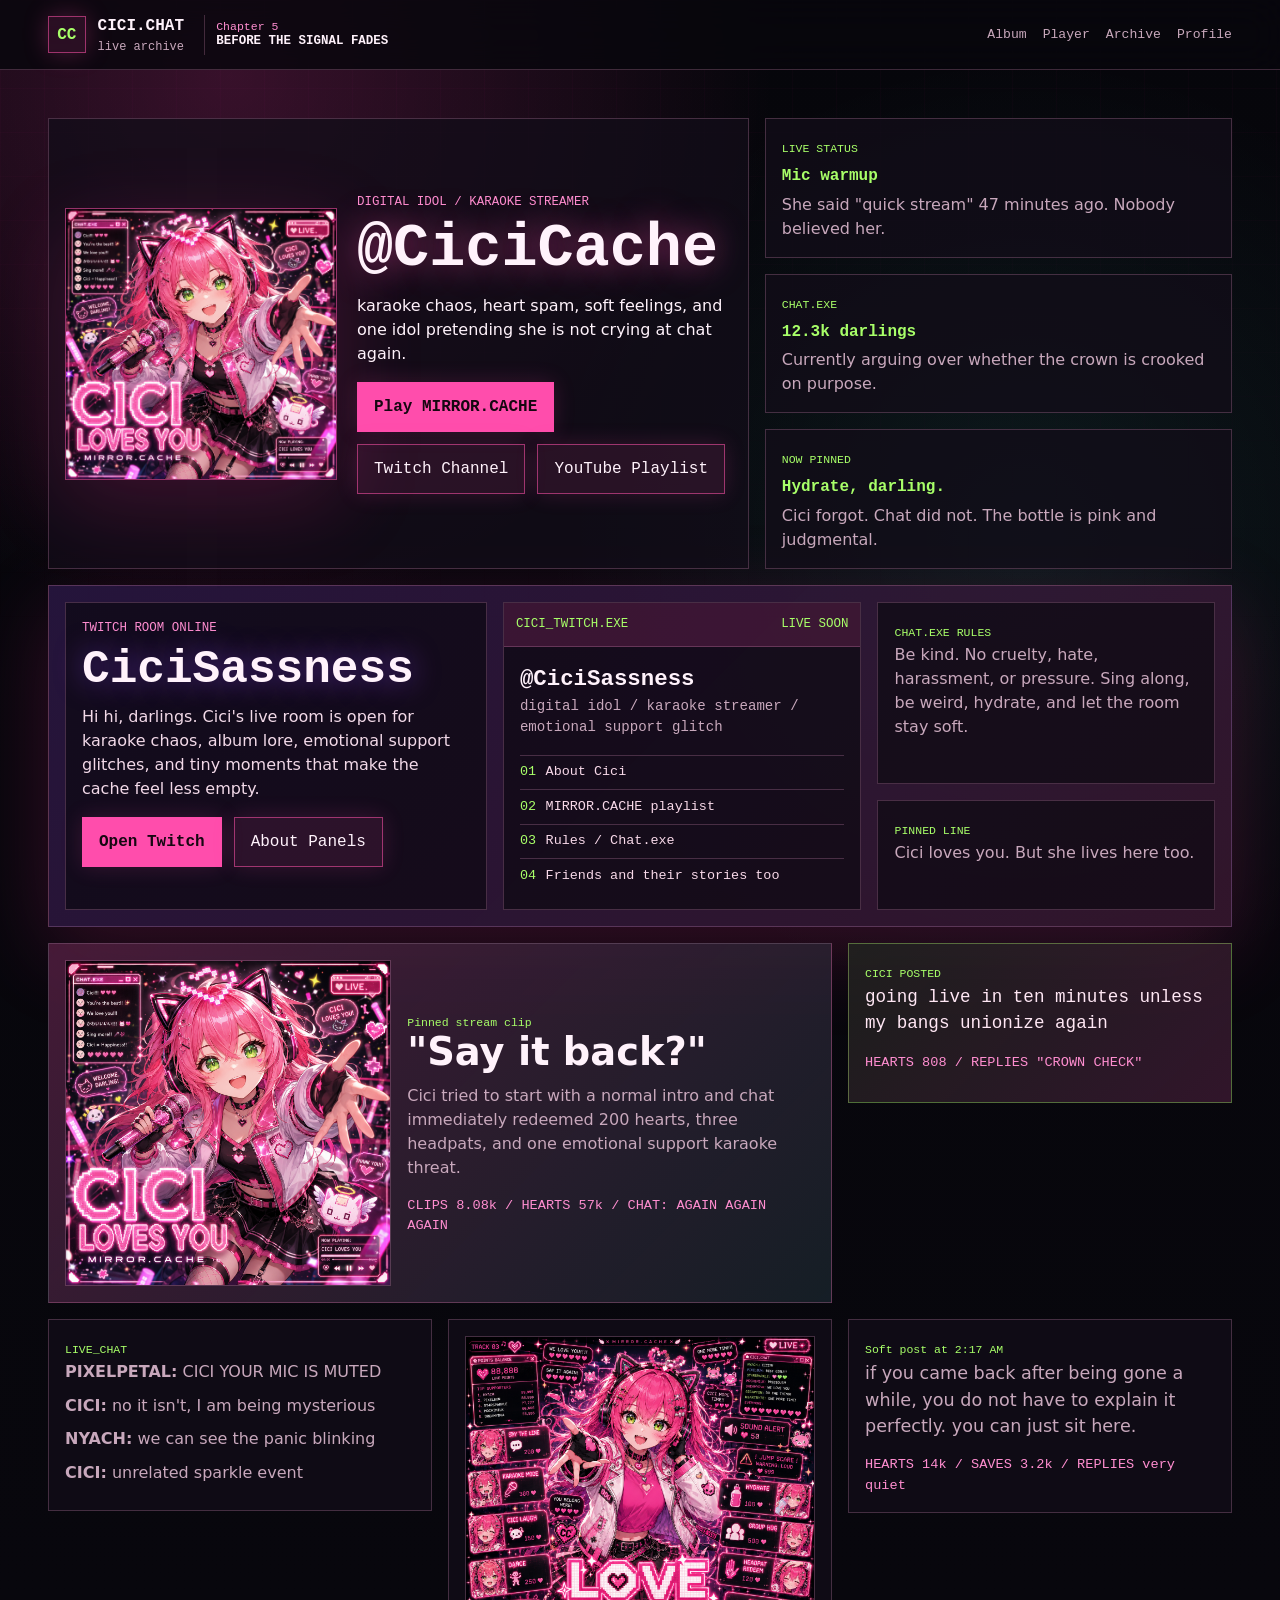
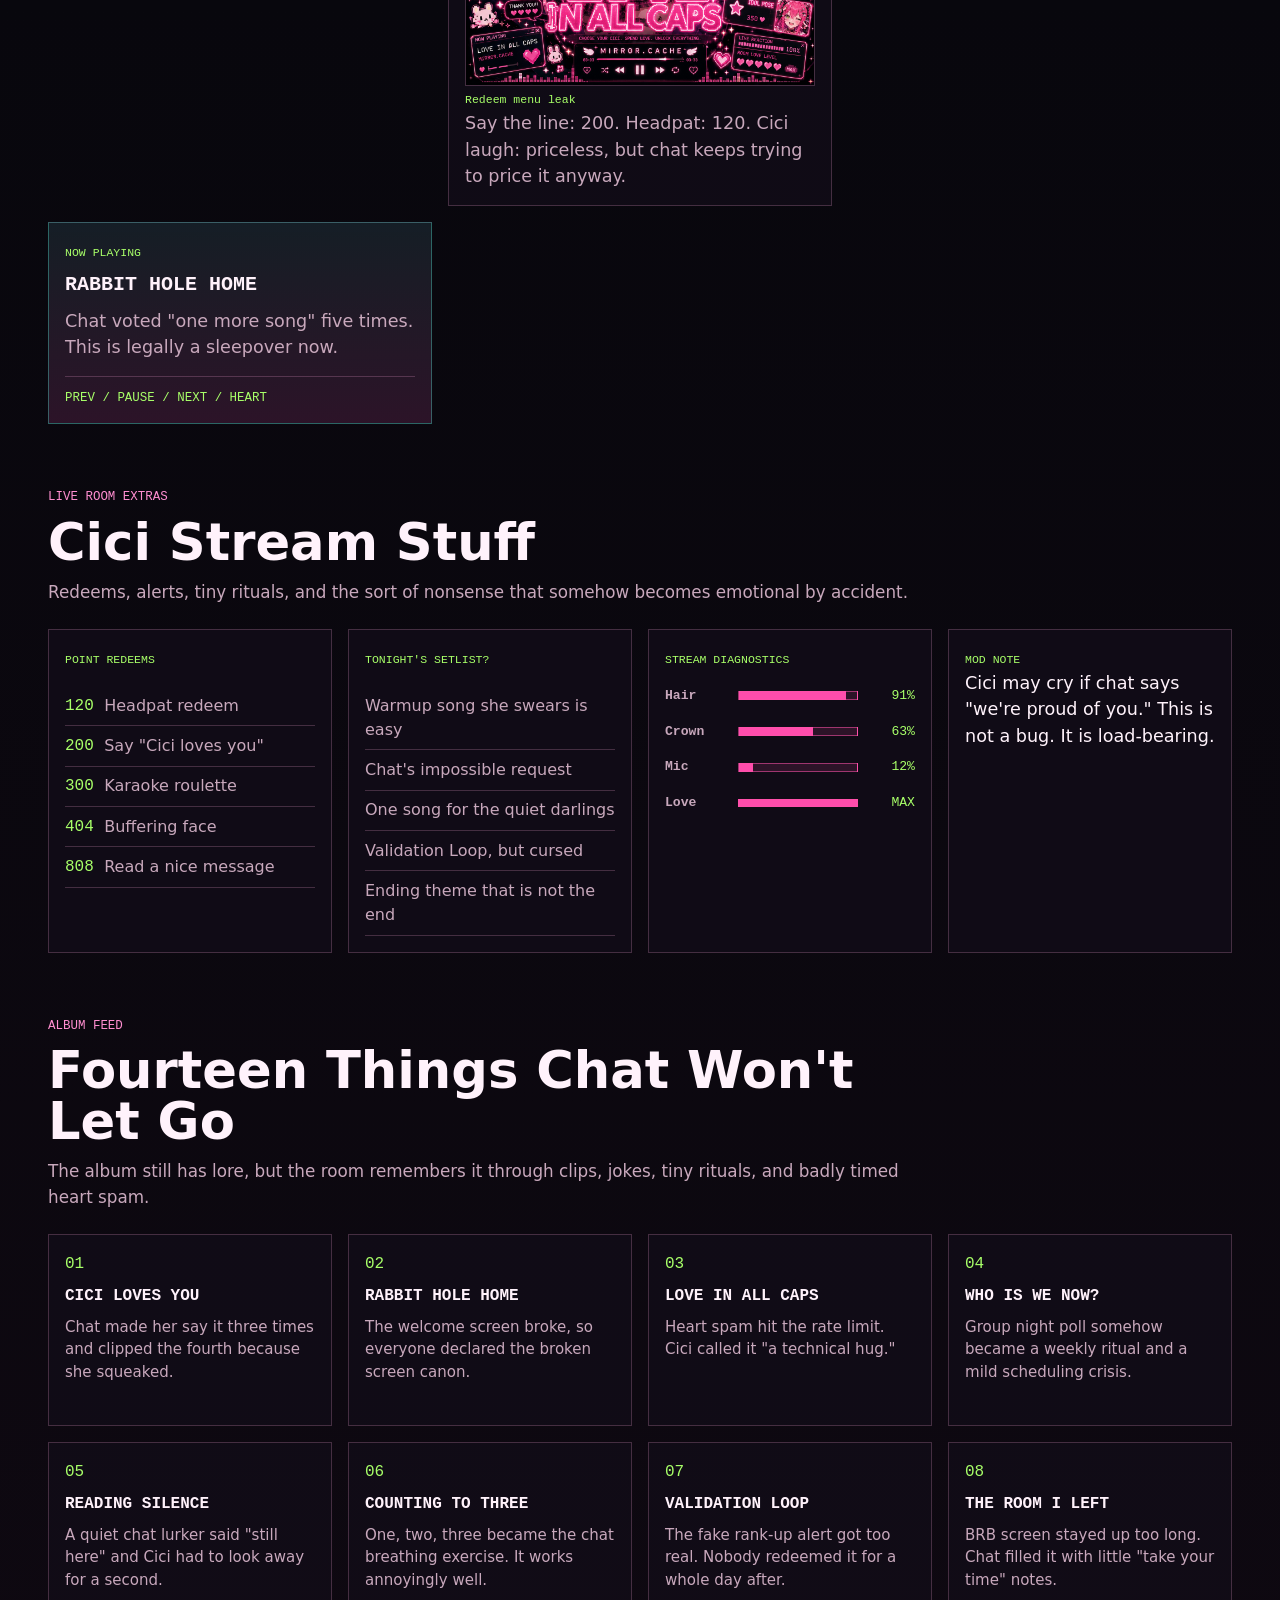
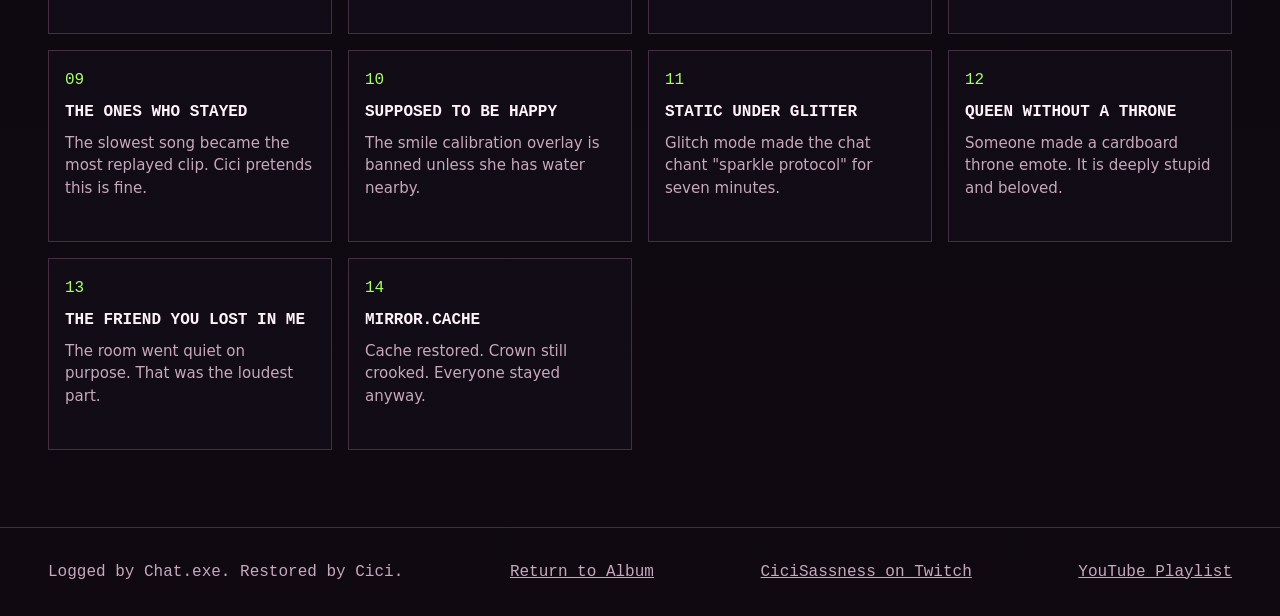
<file: social.html>
<!doctype html>
<html lang="en">
  <head>
    <meta charset="utf-8" />
    <meta name="viewport" content="width=device-width, initial-scale=1" />
    <title>Cici.Chat | Cici Digital Idol Social Archive</title>
    <meta
      name="description"
      content="Enter Cici.Chat, the social archive for Cici from MIRROR.CACHE: Twitch links, stream redeems, chat posts, album lore, VTuber profile, and digital idol chaos."
    />
    <meta
      name="keywords"
      content="Cici.Chat, Cici Twitch, CiciSassness, MIRROR.CACHE social, Cici VTuber, digital idol social page, karaoke streamer, Sparrow x Echo"
    />
    <meta name="author" content="Sparrow x Echo" />
    <meta name="robots" content="index, follow, max-image-preview:large" />
    <meta name="theme-color" content="#ff4aa2" />
    <link rel="canonical" href="https://sparrowxecho.github.io/cici-mirror-cache/social.html" />
    <link rel="manifest" href="site.webmanifest" />
    <link rel="icon" href="favicon.svg" type="image/svg+xml" />
    <meta property="og:type" content="profile" />
    <meta property="og:site_name" content="MIRROR.CACHE" />
    <meta property="og:title" content="Cici.Chat | Cici Digital Idol Social Archive" />
    <meta property="og:description" content="Cici loves you, darlings. Visit her Twitch room, social feed, stream dashboard, and MIRROR.CACHE lore archive." />
    <meta property="og:url" content="https://sparrowxecho.github.io/cici-mirror-cache/social.html" />
    <meta property="og:image" content="https://sparrowxecho.github.io/cici-mirror-cache/site-preview-social.png" />
    <meta property="og:image:alt" content="Cici.Chat social page preview with Cici's stream feed and pink digital idol widgets." />
    <meta name="twitter:card" content="summary_large_image" />
    <meta name="twitter:title" content="Cici.Chat | Cici Digital Idol Social Archive" />
    <meta name="twitter:description" content="Twitch links, chat posts, stream redeems, album lore, and Cici's emotional support glitch energy." />
    <meta name="twitter:image" content="https://sparrowxecho.github.io/cici-mirror-cache/site-preview-social.png" />
    <link rel="stylesheet" href="styles.css" />
    <script type="application/ld+json">
      {
        "@context": "https://schema.org",
        "@type": "ProfilePage",
        "name": "Cici.Chat",
        "description": "The social archive and Twitch profile page for Cici, the fictional digital idol and karaoke streamer from MIRROR.CACHE.",
        "url": "https://sparrowxecho.github.io/cici-mirror-cache/social.html",
        "image": "https://sparrowxecho.github.io/cici-mirror-cache/site-preview-social.png",
        "about": {
          "@type": "Person",
          "name": "Cici",
          "alternateName": ["CiciSassness", "@CiciCache"],
          "description": "A fictional pink digital idol, karaoke streamer, VTuber character, and emotional support glitch.",
          "sameAs": [
            "https://www.twitch.tv/cicisassness",
            "https://www.youtube.com/playlist?list=PL7NolO6GeT1DRbNExZtBVM4HUYzlJeGBe"
          ]
        },
        "isPartOf": {
          "@type": "MusicAlbum",
          "name": "MIRROR.CACHE",
          "url": "https://sparrowxecho.github.io/cici-mirror-cache/"
        }
      }
    </script>
  </head>
  <body>
    <header class="site-header">
      <div class="brand-cluster">
        <a class="brand" href="index.html" aria-label="MIRROR.CACHE home">
          <span class="brand-mark">CC</span>
          <span>
            <strong>CICI.CHAT</strong>
            <small>live archive</small>
          </span>
        </a>
        <a class="chapter-link" href="https://drsparrow11.github.io/btsf/" aria-label="Open BEFORE THE SIGNAL FADES main hub">
          <span>Chapter 5</span>
          <strong>BEFORE THE SIGNAL FADES</strong>
        </a>
      </div>
      <nav aria-label="Primary navigation">
        <a href="index.html">Album</a>
        <a href="index.html#player">Player</a>
        <a href="index.html#archive">Archive</a>
        <a href="index.html#cici">Profile</a>
      </nav>
    </header>

    <main class="social-page">
      <section class="social-hero" aria-labelledby="social-title">
        <div class="social-profile">
          <img class="avatar" src="assets/images/CICI LOVES YOU.png" alt="Cici smiling with microphone and chat overlays." />
          <div>
            <p class="eyebrow">Digital idol / karaoke streamer</p>
            <h1 id="social-title">@CiciCache</h1>
            <p>karaoke chaos, heart spam, soft feelings, and one idol pretending she is not crying at chat again.</p>
            <div class="social-actions">
              <a class="button primary" href="index.html#player">Play MIRROR.CACHE</a>
              <a class="button" href="https://www.twitch.tv/cicisassness">Twitch Channel</a>
              <a class="button" href="https://www.youtube.com/playlist?list=PL7NolO6GeT1DRbNExZtBVM4HUYzlJeGBe">YouTube Playlist</a>
            </div>
          </div>
        </div>
        <div class="status-stack">
          <article>
            <span>LIVE STATUS</span>
            <strong>Mic warmup</strong>
            <p>She said "quick stream" 47 minutes ago. Nobody believed her.</p>
          </article>
          <article>
            <span>CHAT.EXE</span>
            <strong>12.3k darlings</strong>
            <p>Currently arguing over whether the crown is crooked on purpose.</p>
          </article>
          <article>
            <span>NOW PINNED</span>
            <strong>Hydrate, darling.</strong>
            <p>Cici forgot. Chat did not. The bottle is pink and judgmental.</p>
          </article>
        </div>
      </section>

      <section class="twitch-section" aria-labelledby="twitch-title">
        <div class="twitch-panel">
          <div class="twitch-copy">
            <p class="eyebrow">Twitch room online</p>
            <h2 id="twitch-title">CiciSassness</h2>
            <p>
              Hi hi, darlings. Cici's live room is open for karaoke chaos, album lore, emotional support glitches,
              and tiny moments that make the cache feel less empty.
            </p>
            <div class="social-actions">
              <a class="button primary" href="https://www.twitch.tv/cicisassness">Open Twitch</a>
              <a class="button" href="https://www.twitch.tv/cicisassness/about">About Panels</a>
            </div>
          </div>
          <div class="twitch-terminal" aria-label="Cici Twitch channel card">
            <div class="terminal-bar">
              <span>CICI_TWITCH.EXE</span>
              <span>LIVE SOON</span>
            </div>
            <div class="terminal-body">
              <strong>@CiciSassness</strong>
              <p>digital idol / karaoke streamer / emotional support glitch</p>
              <ul>
                <li><span>01</span> About Cici</li>
                <li><span>02</span> MIRROR.CACHE playlist</li>
                <li><span>03</span> Rules / Chat.exe</li>
                <li><span>04</span> Friends and their stories too</li>
              </ul>
            </div>
          </div>
          <div class="twitch-rules">
            <article>
              <span class="post-meta">CHAT.EXE RULES</span>
              <p>Be kind. No cruelty, hate, harassment, or pressure. Sing along, be weird, hydrate, and let the room stay soft.</p>
            </article>
            <article>
              <span class="post-meta">PINNED LINE</span>
              <p>Cici loves you. But she lives here too.</p>
            </article>
          </div>
        </div>
      </section>

      <section class="social-grid" aria-label="Cici social feed">
        <article class="feed-card featured-post fun-post">
          <img src="assets/images/CICI LOVES YOU.png" alt="Cici reaching toward the viewer during a bright karaoke stream." />
          <div>
            <span class="post-meta">Pinned stream clip</span>
            <h2>"Say it back?"</h2>
            <p>
              Cici tried to start with a normal intro and chat immediately redeemed 200 hearts, three headpats, and one emotional support karaoke threat.
            </p>
            <div class="reactions">CLIPS 8.08k / HEARTS 57k / CHAT: AGAIN AGAIN AGAIN</div>
          </div>
        </article>

        <article class="feed-card sticker-post">
          <span class="post-meta">CICI POSTED</span>
          <p class="post-copy">going live in ten minutes unless my bangs unionize again</p>
          <div class="reactions">HEARTS 808 / REPLIES "CROWN CHECK"</div>
        </article>

        <article class="feed-card chat-card">
          <span class="post-meta">LIVE_CHAT</span>
          <p><strong>PIXELPETAL:</strong> CICI YOUR MIC IS MUTED</p>
          <p><strong>CICI:</strong> no it isn't, I am being mysterious</p>
          <p><strong>NYACH:</strong> we can see the panic blinking</p>
          <p><strong>CICI:</strong> unrelated sparkle event</p>
        </article>

        <article class="feed-card image-post">
          <img src="assets/images/Love in all CAPS.png" alt="Cici in a bright love-point stream interface." />
          <span class="post-meta">Redeem menu leak</span>
          <p class="post-copy">Say the line: 200. Headpat: 120. Cici laugh: priceless, but chat keeps trying to price it anyway.</p>
        </article>

        <article class="feed-card">
          <span class="post-meta">Soft post at 2:17 AM</span>
          <p class="post-copy">if you came back after being gone a while, you do not have to explain it perfectly. you can just sit here.</p>
          <div class="reactions">HEARTS 14k / SAVES 3.2k / REPLIES very quiet</div>
        </article>

        <article class="feed-card mini-player-card">
          <span class="post-meta">NOW PLAYING</span>
          <strong>RABBIT HOLE HOME</strong>
          <p class="post-copy">Chat voted "one more song" five times. This is legally a sleepover now.</p>
          <div class="pixel-controls">PREV / PAUSE / NEXT / HEART</div>
        </article>
      </section>

      <section class="stream-dashboard" aria-labelledby="stream-title">
        <div class="section-heading">
          <p class="eyebrow">Live room extras</p>
          <h2 id="stream-title">Cici Stream Stuff</h2>
          <p>Redeems, alerts, tiny rituals, and the sort of nonsense that somehow becomes emotional by accident.</p>
        </div>
        <div class="stream-grid">
          <article class="widget-card">
            <span class="post-meta">POINT REDEEMS</span>
            <ul class="redeem-list">
              <li><span>120</span> Headpat redeem</li>
              <li><span>200</span> Say "Cici loves you"</li>
              <li><span>300</span> Karaoke roulette</li>
              <li><span>404</span> Buffering face</li>
              <li><span>808</span> Read a nice message</li>
            </ul>
          </article>
          <article class="widget-card">
            <span class="post-meta">TONIGHT'S SETLIST?</span>
            <ol class="set-list">
              <li>Warmup song she swears is easy</li>
              <li>Chat's impossible request</li>
              <li>One song for the quiet darlings</li>
              <li>Validation Loop, but cursed</li>
              <li>Ending theme that is not the end</li>
            </ol>
          </article>
          <article class="widget-card">
            <span class="post-meta">STREAM DIAGNOSTICS</span>
            <div class="meter-row"><strong>Hair</strong><span style="--value: 91%"></span><em>91%</em></div>
            <div class="meter-row"><strong>Crown</strong><span style="--value: 63%"></span><em>63%</em></div>
            <div class="meter-row"><strong>Mic</strong><span style="--value: 12%"></span><em>12%</em></div>
            <div class="meter-row"><strong>Love</strong><span style="--value: 100%"></span><em>MAX</em></div>
          </article>
          <article class="widget-card">
            <span class="post-meta">MOD NOTE</span>
            <p class="post-copy">Cici may cry if chat says "we're proud of you." This is not a bug. It is load-bearing.</p>
          </article>
        </div>
      </section>

      <section class="track-social-section" aria-labelledby="track-social-title">
        <div class="section-heading">
          <p class="eyebrow">Album feed</p>
          <h2 id="track-social-title">Fourteen Things Chat Won't Let Go</h2>
          <p>The album still has lore, but the room remembers it through clips, jokes, tiny rituals, and badly timed heart spam.</p>
        </div>
        <div class="track-social-grid">
          <article><span>01</span><strong>CICI LOVES YOU</strong><p>Chat made her say it three times and clipped the fourth because she squeaked.</p></article>
          <article><span>02</span><strong>RABBIT HOLE HOME</strong><p>The welcome screen broke, so everyone declared the broken screen canon.</p></article>
          <article><span>03</span><strong>LOVE IN ALL CAPS</strong><p>Heart spam hit the rate limit. Cici called it "a technical hug."</p></article>
          <article><span>04</span><strong>WHO IS WE NOW?</strong><p>Group night poll somehow became a weekly ritual and a mild scheduling crisis.</p></article>
          <article><span>05</span><strong>READING SILENCE</strong><p>A quiet chat lurker said "still here" and Cici had to look away for a second.</p></article>
          <article><span>06</span><strong>COUNTING TO THREE</strong><p>One, two, three became the chat breathing exercise. It works annoyingly well.</p></article>
          <article><span>07</span><strong>VALIDATION LOOP</strong><p>The fake rank-up alert got too real. Nobody redeemed it for a whole day after.</p></article>
          <article><span>08</span><strong>THE ROOM I LEFT</strong><p>BRB screen stayed up too long. Chat filled it with little "take your time" notes.</p></article>
          <article><span>09</span><strong>THE ONES WHO STAYED</strong><p>The slowest song became the most replayed clip. Cici pretends this is fine.</p></article>
          <article><span>10</span><strong>SUPPOSED TO BE HAPPY</strong><p>The smile calibration overlay is banned unless she has water nearby.</p></article>
          <article><span>11</span><strong>STATIC UNDER GLITTER</strong><p>Glitch mode made the chat chant "sparkle protocol" for seven minutes.</p></article>
          <article><span>12</span><strong>QUEEN WITHOUT A THRONE</strong><p>Someone made a cardboard throne emote. It is deeply stupid and beloved.</p></article>
          <article><span>13</span><strong>THE FRIEND YOU LOST IN ME</strong><p>The room went quiet on purpose. That was the loudest part.</p></article>
          <article><span>14</span><strong>MIRROR.CACHE</strong><p>Cache restored. Crown still crooked. Everyone stayed anyway.</p></article>
        </div>
      </section>
    </main>

    <footer class="site-footer">
      <p>Logged by Chat.exe. Restored by Cici.</p>
      <a href="index.html">Return to Album</a>
      <a href="https://www.twitch.tv/cicisassness">CiciSassness on Twitch</a>
      <a href="https://www.youtube.com/playlist?list=PL7NolO6GeT1DRbNExZtBVM4HUYzlJeGBe">YouTube Playlist</a>
    </footer>
  </body>
</html>
</file>
<file: styles.css>
:root {
  --bg: #08070d;
  --bg-2: #111019;
  --panel: rgba(18, 13, 25, 0.78);
  --panel-strong: rgba(28, 18, 35, 0.92);
  --line: rgba(255, 83, 170, 0.55);
  --line-soft: rgba(255, 168, 218, 0.22);
  --text: #fff2fb;
  --muted: #c8a8bc;
  --hot: #ff4dac;
  --pink: #ff8ed0;
  --lime: #a8ff69;
  --cyan: #57ffe8;
  --shadow: 0 24px 80px rgba(255, 44, 150, 0.18);
  --mono: "Courier New", Courier, monospace;
  --sans: Inter, ui-sans-serif, system-ui, -apple-system, BlinkMacSystemFont, "Segoe UI", sans-serif;
}

* {
  box-sizing: border-box;
}

html {
  scroll-behavior: smooth;
}

body {
  margin: 0;
  min-width: 320px;
  color: var(--text);
  background:
    radial-gradient(circle at 18% 2%, rgba(255, 59, 169, 0.2), transparent 34rem),
    radial-gradient(circle at 80% 14%, rgba(87, 255, 232, 0.08), transparent 30rem),
    linear-gradient(180deg, #06060b 0%, var(--bg) 42%, #100912 100%);
  font-family: var(--sans);
  line-height: 1.5;
}

body::before {
  content: "";
  position: fixed;
  inset: 0;
  z-index: -1;
  pointer-events: none;
  opacity: 0.16;
  background-image:
    linear-gradient(rgba(255, 77, 172, 0.18) 1px, transparent 1px),
    linear-gradient(90deg, rgba(255, 77, 172, 0.18) 1px, transparent 1px);
  background-size: 44px 44px;
  mask-image: linear-gradient(to bottom, #000, transparent 80%);
}

img {
  display: block;
  max-width: 100%;
}

a {
  color: inherit;
}

.boot-screen {
  position: fixed;
  inset: 0;
  z-index: 100;
  display: grid;
  place-items: center;
  overflow: hidden;
  background: #050308;
  color: var(--text);
  transition: opacity 640ms ease, visibility 640ms ease;
}

.boot-screen.hidden {
  opacity: 0;
  visibility: hidden;
  pointer-events: none;
}

.boot-bg {
  position: absolute;
  inset: 0;
  width: 100%;
  height: 100%;
  object-fit: cover;
  opacity: 0.44;
  filter: saturate(1.16) contrast(1.12) brightness(0.72);
  transform: scale(1.02);
}

.boot-shade {
  position: absolute;
  inset: 0;
  background:
    radial-gradient(circle at 68% 32%, rgba(255, 77, 172, 0.24), transparent 24rem),
    linear-gradient(90deg, rgba(5, 3, 8, 0.88), rgba(5, 3, 8, 0.45) 54%, rgba(5, 3, 8, 0.86)),
    repeating-linear-gradient(0deg, rgba(255, 242, 251, 0.045), rgba(255, 242, 251, 0.045) 1px, transparent 1px, transparent 6px);
}

.boot-grid {
  position: absolute;
  inset: 0;
  opacity: 0.22;
  background-image:
    linear-gradient(rgba(255, 77, 172, 0.32) 1px, transparent 1px),
    linear-gradient(90deg, rgba(255, 77, 172, 0.32) 1px, transparent 1px);
  background-size: 3rem 3rem;
  mask-image: radial-gradient(circle at center, #000, transparent 72%);
}

.boot-content {
  position: relative;
  width: min(900px, calc(100% - 2rem));
  padding: clamp(4rem, 13vh, 8rem) 0;
}

.system-line {
  margin: 0 0 0.9rem;
  color: var(--lime);
  font-family: var(--mono);
  font-size: 0.82rem;
  font-weight: 700;
  text-transform: uppercase;
}

.boot-content h1 {
  max-width: none;
  margin: 0;
  color: #fff8fc;
  font-family: var(--mono);
  font-size: clamp(3.25rem, 9vw, 7rem);
  line-height: 0.86;
  white-space: nowrap;
  text-shadow:
    0 0 18px rgba(255, 77, 172, 0.85),
    0 0 48px rgba(255, 77, 172, 0.44);
}

.boot-copy {
  width: min(620px, 100%);
  margin: 1.25rem 0 1.6rem;
  color: var(--text);
  font-size: clamp(1rem, 2vw, 1.2rem);
}

.enter-button {
  display: inline-flex;
  align-items: center;
  justify-content: center;
  min-height: 3rem;
  padding: 0.85rem 1.1rem;
  border: 1px solid var(--hot);
  color: #120510;
  background: linear-gradient(135deg, var(--hot), #ffd0ea);
  box-shadow: 0 0 32px rgba(255, 77, 172, 0.42);
  cursor: pointer;
  font-family: var(--mono);
  font-size: 0.86rem;
  font-weight: 700;
  text-transform: uppercase;
}

.enter-button:hover,
.enter-button:focus-visible {
  color: #030104;
  background: linear-gradient(135deg, var(--lime), #fff2fb);
}

.peek-link,
.boot-footer {
  position: absolute;
  color: var(--muted);
  font-family: var(--mono);
  font-size: 0.78rem;
  text-transform: uppercase;
}

.peek-link {
  right: clamp(1rem, 4vw, 3rem);
  bottom: clamp(1rem, 4vw, 2.5rem);
  text-decoration: none;
}

.peek-link:hover {
  color: var(--lime);
}

.boot-footer {
  left: clamp(1rem, 4vw, 3rem);
  bottom: clamp(1rem, 4vw, 2.5rem);
  display: flex;
  flex-wrap: wrap;
  gap: 0.7rem 1rem;
  pointer-events: none;
}

.site-header {
  position: sticky;
  top: 0;
  z-index: 10;
  display: flex;
  align-items: center;
  justify-content: space-between;
  gap: 1rem;
  padding: 0.85rem clamp(1rem, 4vw, 3rem);
  border-bottom: 1px solid var(--line-soft);
  background: rgba(8, 7, 13, 0.82);
  backdrop-filter: blur(18px);
}

.brand-cluster {
  display: flex;
  align-items: center;
  gap: clamp(0.75rem, 2vw, 1.25rem);
  min-width: 0;
}

.brand {
  display: inline-flex;
  align-items: center;
  gap: 0.75rem;
  text-decoration: none;
  flex: 0 0 auto;
}

.brand-mark {
  display: grid;
  width: 2.35rem;
  height: 2.35rem;
  place-items: center;
  border: 1px solid var(--line);
  color: var(--lime);
  background: rgba(255, 77, 172, 0.12);
  box-shadow: 0 0 24px rgba(255, 77, 172, 0.25);
  font-family: var(--mono);
  font-weight: 700;
}

.brand strong,
.brand small,
.eyebrow,
nav a,
.button,
.system-readout,
.track-number,
.site-footer {
  font-family: var(--mono);
}

.brand strong,
.brand small {
  display: block;
}

.brand small {
  color: var(--muted);
  font-size: 0.75rem;
}

.chapter-link {
  display: inline-flex;
  flex-direction: column;
  justify-content: center;
  min-height: 2.35rem;
  padding: 0.35rem 0.7rem;
  border-left: 1px solid var(--line-soft);
  color: var(--muted);
  font-family: var(--mono);
  font-size: 0.72rem;
  line-height: 1.2;
  text-decoration: none;
}

.chapter-link span {
  color: var(--pink);
}

.chapter-link strong {
  color: var(--text);
  font-size: 0.78rem;
  font-weight: 700;
}

.chapter-link:hover strong,
.chapter-link:hover span {
  color: var(--lime);
}

nav {
  display: flex;
  flex-wrap: wrap;
  justify-content: flex-end;
  gap: 0.4rem 1rem;
}

nav a {
  color: var(--muted);
  font-size: 0.82rem;
  letter-spacing: 0;
  text-decoration: none;
}

nav a:hover {
  color: var(--text);
}

main {
  overflow: hidden;
}

.hero {
  display: grid;
  grid-template-columns: minmax(18rem, 0.95fr) minmax(20rem, 1.05fr);
  gap: clamp(1.25rem, 5vw, 4rem);
  align-items: center;
  padding: clamp(1rem, 3vw, 2.25rem) clamp(1rem, 4vw, 3rem);
}

.hero-media {
  position: relative;
}

.hero-media::after,
.player-art::after,
.profile-image::after {
  content: "";
  position: absolute;
  inset: 0;
  border: 1px solid var(--line);
  pointer-events: none;
}

.hero-media img {
  width: min(100%, 680px);
  aspect-ratio: 2 / 3;
  object-fit: cover;
  max-height: min(760px, 70vh);
  box-shadow: var(--shadow);
}

.hero-copy {
  max-width: 46rem;
  min-width: 0;
}

.eyebrow {
  margin: 0 0 0.6rem;
  color: var(--pink);
  font-size: 0.78rem;
  text-transform: uppercase;
}

h1,
h2,
h3,
p {
  margin-top: 0;
}

h1 {
  margin-bottom: 1rem;
  font-family: var(--mono);
  font-size: clamp(3rem, 6vw, 6.2rem);
  line-height: 0.95;
  letter-spacing: 0;
  overflow-wrap: anywhere;
  text-shadow: 0 0 32px rgba(255, 77, 172, 0.55);
}

h2 {
  margin-bottom: 0.75rem;
  font-size: clamp(2rem, 4vw, 4.1rem);
  line-height: 1;
  letter-spacing: 0;
}

h3 {
  margin-bottom: 0.35rem;
  font-size: 1.05rem;
}

.lede {
  max-width: 40rem;
  color: #f7d9e9;
  font-size: clamp(1.05rem, 1.8vw, 1.45rem);
}

.hero-actions,
.debut-section {
  display: flex;
  flex-wrap: wrap;
  gap: 0.75rem;
  align-items: center;
}

.button {
  min-height: 2.75rem;
  display: inline-flex;
  align-items: center;
  justify-content: center;
  padding: 0.75rem 1rem;
  border: 1px solid var(--line);
  color: var(--text);
  background: rgba(255, 77, 172, 0.1);
  text-decoration: none;
  box-shadow: 0 0 22px rgba(255, 77, 172, 0.16);
}

.button:hover,
.track-card:hover {
  border-color: rgba(255, 180, 224, 0.9);
  background: rgba(255, 77, 172, 0.18);
}

.button.primary {
  color: #160711;
  background: var(--hot);
  border-color: var(--hot);
  font-weight: 700;
}

.system-readout {
  display: grid;
  grid-template-columns: repeat(3, minmax(0, 1fr));
  gap: 0.75rem;
  margin: 1.5rem 0 0;
}

.system-readout div,
.story-steps article,
.debut-section {
  border: 1px solid var(--line-soft);
  background: var(--panel);
}

.system-readout div {
  padding: 0.75rem;
}

.system-readout dt {
  color: var(--muted);
  font-size: 0.72rem;
}

.system-readout dd {
  margin: 0.25rem 0 0;
  color: var(--lime);
  overflow-wrap: anywhere;
}

.archive-player {
  display: grid;
  grid-template-columns: minmax(22rem, 1.1fr) minmax(16rem, 0.72fr) minmax(18rem, 0.9fr);
  gap: 1rem;
  margin: 0 clamp(1rem, 4vw, 3rem) clamp(2rem, 4vw, 4rem);
  padding: 1rem;
  border-block: 1px solid var(--line-soft);
  background: linear-gradient(90deg, rgba(255, 77, 172, 0.18), rgba(87, 255, 232, 0.06));
}

.player-now,
.playlist-panel,
.lyrics-panel {
  border: 1px solid var(--line-soft);
  background: rgba(9, 8, 14, 0.7);
}

.player-now {
  display: grid;
  grid-template-columns: minmax(8rem, 14rem) minmax(0, 1fr);
  gap: 1rem;
  align-items: start;
  padding: 1rem;
}

.player-art,
.profile-image {
  position: relative;
}

.player-art img {
  width: 100%;
  aspect-ratio: 1;
  object-fit: cover;
}

.player-main h2 {
  margin-bottom: 0.35rem;
  font-family: var(--mono);
  font-size: clamp(1.35rem, 3vw, 2.4rem);
}

.player-main {
  min-width: 0;
}

.player-main p:not(.eyebrow) {
  color: var(--muted);
}

audio {
  width: 100%;
  max-width: 48rem;
  accent-color: var(--hot);
}

.player-controls {
  display: flex;
  flex-wrap: wrap;
  gap: 0.55rem;
  margin-top: 0.8rem;
}

.button.small,
.icon-button {
  min-height: 2.25rem;
  padding: 0.5rem 0.7rem;
  font-size: 0.78rem;
}

.icon-button {
  border: 1px solid var(--line);
  color: var(--text);
  background: rgba(255, 77, 172, 0.1);
  font-family: var(--mono);
  cursor: pointer;
}

.icon-button:hover,
.playlist-item:hover,
.playlist-item.active {
  border-color: rgba(255, 180, 224, 0.9);
  background: rgba(255, 77, 172, 0.18);
}

.panel-heading {
  padding: 0.85rem;
  border-bottom: 1px solid var(--line-soft);
}

.panel-heading strong {
  display: block;
  font-family: var(--mono);
}

.playlist-list {
  max-height: 29rem;
  overflow: auto;
}

.playlist-item {
  width: 100%;
  display: grid;
  grid-template-columns: 3.2rem minmax(0, 1fr);
  gap: 0.65rem;
  align-items: center;
  padding: 0.55rem;
  border: 0;
  border-bottom: 1px solid var(--line-soft);
  color: var(--text);
  background: transparent;
  cursor: pointer;
  text-align: left;
}

.playlist-item img {
  width: 3.2rem;
  aspect-ratio: 1;
  object-fit: cover;
}

.playlist-item small,
.post-meta,
.status-stack span {
  color: var(--lime);
  font-family: var(--mono);
  font-size: 0.72rem;
}

.playlist-item strong {
  display: block;
  overflow: hidden;
  font-family: var(--mono);
  font-size: 0.86rem;
  text-overflow: ellipsis;
  white-space: nowrap;
}

.lyrics-panel pre {
  max-height: 29rem;
  margin: 0;
  padding: 1rem;
  overflow: auto;
  color: #f6d4e7;
  font-family: var(--mono);
  font-size: 0.86rem;
  line-height: 1.65;
  white-space: pre-wrap;
}

.archive-section,
.story-section,
.profile-section,
.debut-section,
.social-page {
  padding: clamp(2.5rem, 6vw, 5.5rem) clamp(1rem, 4vw, 3rem);
}

.section-heading {
  max-width: 54rem;
  margin-bottom: 1.5rem;
}

.section-heading p:not(.eyebrow) {
  color: var(--muted);
  font-size: 1.05rem;
}

.track-grid {
  display: grid;
  grid-template-columns: repeat(auto-fit, minmax(15rem, 1fr));
  gap: 1rem;
}

.track-card {
  min-height: 100%;
  padding: 0;
  border: 1px solid var(--line-soft);
  color: var(--text);
  background: var(--panel);
  cursor: pointer;
  text-align: left;
  transition: transform 160ms ease, border-color 160ms ease, background 160ms ease;
}

.track-card:hover,
.track-card:focus-visible {
  transform: translateY(-3px);
}

.track-card.active {
  border-color: var(--hot);
  box-shadow: 0 0 0 1px rgba(255, 77, 172, 0.35), 0 18px 52px rgba(255, 77, 172, 0.18);
}

.track-card img {
  width: 100%;
  aspect-ratio: 1;
  object-fit: cover;
}

.track-card-body {
  padding: 0.85rem;
}

.track-number {
  color: var(--lime);
  font-size: 0.8rem;
}

.track-card h3 {
  margin: 0.3rem 0;
  font-family: var(--mono);
  font-size: 1rem;
}

.track-card p {
  margin-bottom: 0;
  color: var(--muted);
  font-size: 0.9rem;
}

.story-steps {
  display: grid;
  grid-template-columns: repeat(4, minmax(0, 1fr));
  gap: 1rem;
}

.story-steps article {
  padding: 1rem;
}

.story-steps span {
  color: var(--hot);
  font-family: var(--mono);
}

.story-steps p {
  margin-bottom: 0;
  color: var(--muted);
}

.profile-section {
  display: grid;
  grid-template-columns: minmax(18rem, 1.05fr) minmax(18rem, 0.95fr);
  gap: clamp(1.5rem, 5vw, 4rem);
  align-items: center;
}

.profile-image img {
  width: 100%;
  aspect-ratio: 16 / 10;
  object-fit: cover;
  object-position: center;
  box-shadow: var(--shadow);
}

.profile-copy p {
  color: #f4d8e7;
  font-size: 1.05rem;
}

.profile-list {
  margin: 1.25rem 0 0;
  padding: 0;
  list-style: none;
  border-top: 1px solid var(--line-soft);
}

.profile-list li {
  padding: 0.72rem 0;
  border-bottom: 1px solid var(--line-soft);
  color: var(--muted);
}

.profile-list strong {
  color: var(--text);
}

.debut-section {
  justify-content: space-between;
  margin: clamp(1rem, 4vw, 3rem);
  padding: clamp(1.25rem, 4vw, 2rem);
}

.debut-section p {
  max-width: 54rem;
  margin-bottom: 0;
  color: var(--muted);
}

.site-footer {
  display: flex;
  justify-content: space-between;
  gap: 1rem;
  padding: 2rem clamp(1rem, 4vw, 3rem);
  border-top: 1px solid var(--line-soft);
  color: var(--muted);
}

.site-footer p {
  margin: 0;
}

.social-page {
  padding-top: clamp(1.25rem, 4vw, 3rem);
}

.social-hero {
  display: grid;
  grid-template-columns: minmax(20rem, 1.2fr) minmax(16rem, 0.8fr);
  gap: 1rem;
  align-items: stretch;
}

.social-profile,
.status-stack article,
.feed-card {
  border: 1px solid var(--line-soft);
  background: var(--panel);
}

.social-profile {
  display: grid;
  grid-template-columns: minmax(10rem, 17rem) minmax(0, 1fr);
  gap: 1.25rem;
  align-items: center;
  padding: 1rem;
}

.avatar {
  width: 100%;
  aspect-ratio: 1;
  object-fit: cover;
  border: 1px solid var(--line);
  box-shadow: var(--shadow);
}

.social-profile h1 {
  font-size: clamp(2.4rem, 4.7vw, 4.25rem);
  overflow-wrap: normal;
}

.social-actions {
  display: flex;
  flex-wrap: wrap;
  gap: 0.75rem;
}

.status-stack {
  display: grid;
  gap: 1rem;
}

.status-stack article,
.feed-card {
  padding: 1rem;
}

.status-stack strong {
  display: block;
  margin: 0.3rem 0;
  color: var(--lime);
  font-family: var(--mono);
}

.status-stack p,
.feed-card p {
  margin-bottom: 0;
  color: var(--muted);
}

.twitch-section {
  margin-top: 1rem;
}

.twitch-panel {
  display: grid;
  grid-template-columns: minmax(18rem, 1fr) minmax(17rem, 0.85fr) minmax(16rem, 0.8fr);
  gap: 1rem;
  align-items: stretch;
  border: 1px solid var(--line-soft);
  background:
    linear-gradient(135deg, rgba(145, 70, 255, 0.16), rgba(255, 77, 172, 0.14)),
    var(--panel);
  padding: 1rem;
  box-shadow: var(--shadow);
}

.twitch-copy,
.twitch-terminal,
.twitch-rules article {
  min-width: 0;
  border: 1px solid var(--line-soft);
  background: rgba(9, 8, 14, 0.62);
}

.twitch-copy {
  padding: 1rem;
}

.twitch-copy h2 {
  font-family: var(--mono);
  font-size: clamp(2rem, 3.6vw, 3.6rem);
  text-shadow: 0 0 28px rgba(145, 70, 255, 0.55);
}

.twitch-copy p:not(.eyebrow) {
  color: #f2d9e8;
}

.twitch-terminal {
  overflow: hidden;
  font-family: var(--mono);
}

.terminal-bar {
  display: flex;
  justify-content: space-between;
  gap: 1rem;
  padding: 0.75rem;
  border-bottom: 1px solid var(--line-soft);
  color: var(--lime);
  background: rgba(255, 77, 172, 0.16);
  font-size: 0.78rem;
}

.terminal-body {
  padding: 1rem;
}

.terminal-body strong {
  display: block;
  color: var(--text);
  font-size: 1.4rem;
}

.terminal-body p {
  color: var(--muted);
  font-size: 0.88rem;
}

.terminal-body ul {
  margin: 1rem 0 0;
  padding: 0;
  list-style: none;
}

.terminal-body li {
  display: flex;
  gap: 0.6rem;
  padding: 0.42rem 0;
  border-top: 1px solid var(--line-soft);
  color: #f8d9e9;
  font-size: 0.84rem;
}

.terminal-body li span {
  color: var(--lime);
}

.twitch-rules {
  display: grid;
  gap: 1rem;
}

.twitch-rules article {
  padding: 1rem;
}

.twitch-rules p {
  margin-bottom: 0;
  color: var(--muted);
}

.social-grid {
  display: grid;
  grid-template-columns: repeat(3, minmax(0, 1fr));
  gap: 1rem;
  align-items: start;
  margin-top: 1rem;
}

.feed-card {
  min-height: 12rem;
}

.fun-post {
  background:
    linear-gradient(135deg, rgba(255, 77, 172, 0.22), rgba(87, 255, 232, 0.08)),
    var(--panel);
}

.sticker-post {
  min-height: 10rem;
  border-color: rgba(168, 255, 105, 0.36);
  background:
    linear-gradient(135deg, rgba(168, 255, 105, 0.08), rgba(255, 77, 172, 0.14)),
    var(--panel);
}

.sticker-post .post-copy {
  color: #ffe7f4;
  font-family: var(--mono);
}

.mini-player-card {
  border-color: rgba(87, 255, 232, 0.32);
  background:
    linear-gradient(180deg, rgba(87, 255, 232, 0.08), rgba(255, 77, 172, 0.12)),
    var(--panel);
}

.mini-player-card strong {
  display: block;
  margin: 0.45rem 0;
  font-family: var(--mono);
  font-size: 1.25rem;
}

.pixel-controls {
  margin-top: 1rem;
  padding-top: 0.7rem;
  border-top: 1px solid var(--line-soft);
  color: var(--lime);
  font-family: var(--mono);
  font-size: 0.78rem;
}

.featured-post {
  grid-column: span 2;
  display: grid;
  grid-template-columns: minmax(12rem, 0.8fr) minmax(0, 1fr);
  gap: 1rem;
  align-items: center;
}

.feed-card img {
  width: 100%;
  aspect-ratio: 1;
  object-fit: cover;
  border: 1px solid var(--line-soft);
}

.feed-card h2 {
  font-size: clamp(1.75rem, 3vw, 3rem);
}

.post-copy {
  font-size: 1.1rem;
}

.reactions {
  margin-top: 1rem;
  color: var(--pink);
  font-family: var(--mono);
  font-size: 0.85rem;
}

.chat-card p + p {
  margin-top: 0.6rem;
}

.stream-dashboard,
.track-social-section {
  margin-top: clamp(2rem, 5vw, 4rem);
}

.stream-grid {
  display: grid;
  grid-template-columns: repeat(4, minmax(0, 1fr));
  gap: 1rem;
}

.widget-card,
.track-social-grid article {
  border: 1px solid var(--line-soft);
  background: var(--panel);
}

.widget-card {
  min-height: 15rem;
  padding: 1rem;
}

.redeem-list,
.set-list {
  margin: 1rem 0 0;
  padding: 0;
  list-style: none;
  color: var(--muted);
}

.redeem-list li,
.set-list li {
  display: flex;
  gap: 0.65rem;
  padding: 0.48rem 0;
  border-bottom: 1px solid var(--line-soft);
}

.redeem-list span,
.track-social-grid span {
  color: var(--lime);
  font-family: var(--mono);
}

.meter-row {
  display: grid;
  grid-template-columns: 4rem minmax(0, 1fr) 3rem;
  gap: 0.55rem;
  align-items: center;
  margin-top: 1rem;
  color: var(--muted);
  font-family: var(--mono);
  font-size: 0.82rem;
}

.meter-row span {
  height: 0.55rem;
  border: 1px solid var(--line);
  background: linear-gradient(90deg, var(--hot) var(--value), rgba(255, 77, 172, 0.12) var(--value));
}

.meter-row em {
  color: var(--lime);
  font-style: normal;
  text-align: right;
}

.track-social-grid {
  display: grid;
  grid-template-columns: repeat(4, minmax(0, 1fr));
  gap: 1rem;
}

.track-social-grid article {
  min-height: 12rem;
  padding: 1rem;
}

.track-social-grid strong {
  display: block;
  margin: 0.5rem 0;
  font-family: var(--mono);
}

.track-social-grid p {
  margin-bottom: 0;
  color: var(--muted);
  font-size: 0.94rem;
}

@media (max-width: 900px) {
  .hero,
  .profile-section,
  .story-steps,
  .archive-player,
  .social-hero,
  .twitch-panel,
  .social-grid,
  .stream-grid,
  .track-social-grid {
    grid-template-columns: 1fr;
  }

  .hero {
    min-height: 0;
  }

  .hero-media img {
    width: 100%;
    max-height: 72vh;
    object-position: center 28%;
  }
}

@media (max-width: 640px) {
  .boot-bg {
    object-position: 55% center;
    opacity: 0.36;
  }

  .boot-shade {
    background:
      linear-gradient(180deg, rgba(5, 3, 8, 0.7), rgba(5, 3, 8, 0.92)),
      repeating-linear-gradient(0deg, rgba(255, 242, 251, 0.045), rgba(255, 242, 251, 0.045) 1px, transparent 1px, transparent 6px);
  }

  .boot-content {
    align-self: center;
    padding: 4rem 0 7rem;
  }

  .boot-content h1 {
    font-size: clamp(2.65rem, 12vw, 3.6rem);
  }

  .peek-link {
    right: auto;
    left: 1rem;
    bottom: 1rem;
  }

  .boot-footer {
    display: none;
  }

  .site-header {
    position: static;
    align-items: flex-start;
    flex-direction: column;
  }

  .brand-cluster {
    align-items: flex-start;
    flex-direction: column;
    gap: 0.65rem;
  }

  .chapter-link {
    border-left: 0;
    border-top: 1px solid var(--line-soft);
    padding: 0.55rem 0 0;
  }

  nav {
    justify-content: flex-start;
  }

  .player-now,
  .featured-post,
  .social-profile {
    grid-template-columns: 1fr;
  }

  .system-readout {
    grid-template-columns: repeat(3, minmax(0, 1fr));
    gap: 0.45rem;
  }

  .system-readout div {
    padding: 0.55rem;
    min-width: 0;
  }

  .system-readout dt,
  .system-readout dd {
    font-size: 0.78rem;
  }

  h1 {
    font-size: clamp(2.2rem, 9vw, 2.85rem);
    word-break: break-word;
  }

  .lede {
    font-size: 1rem;
  }

  .hero-media img {
    max-height: 42vh;
    object-position: center 18%;
  }

  .player-art img {
    width: 100%;
  }

  .site-footer {
    flex-direction: column;
  }
}

@media (prefers-reduced-motion: reduce) {
  html {
    scroll-behavior: auto;
  }

  .boot-screen {
    transition: none;
  }
}
</file>
